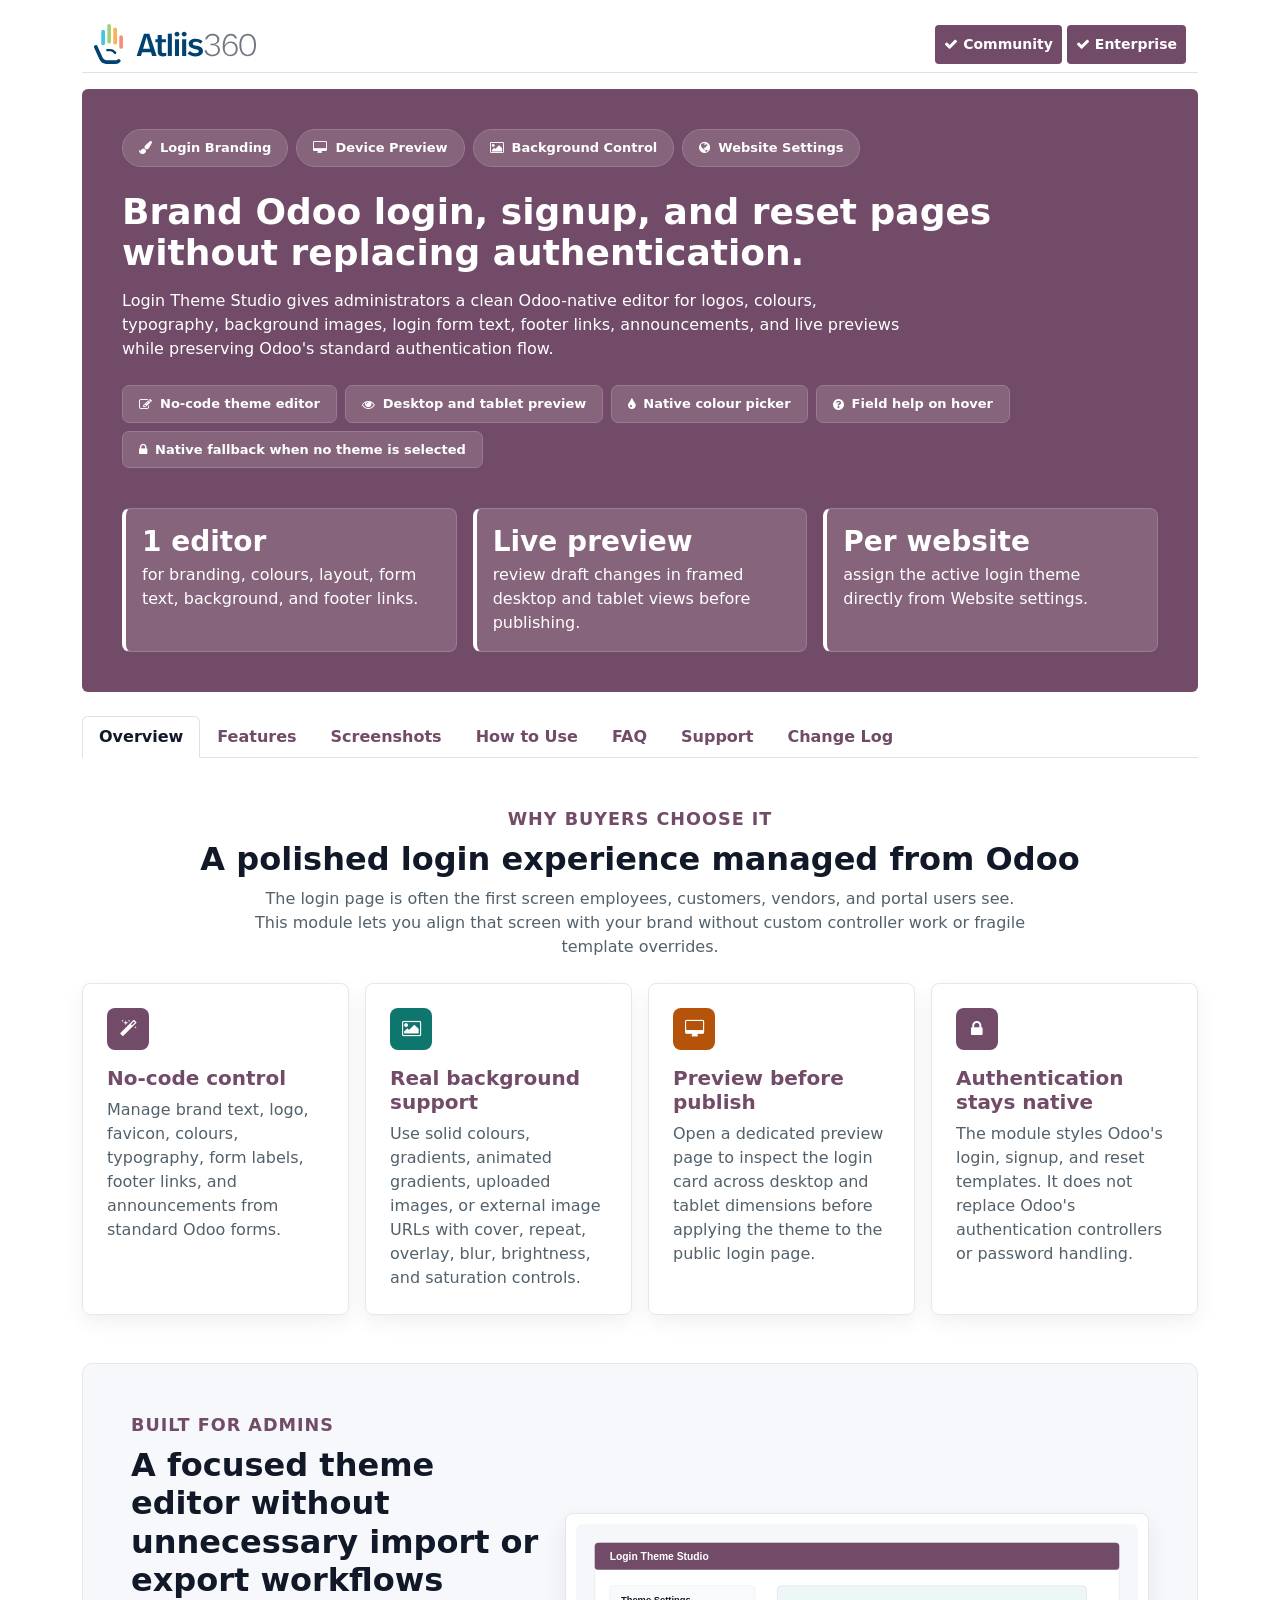
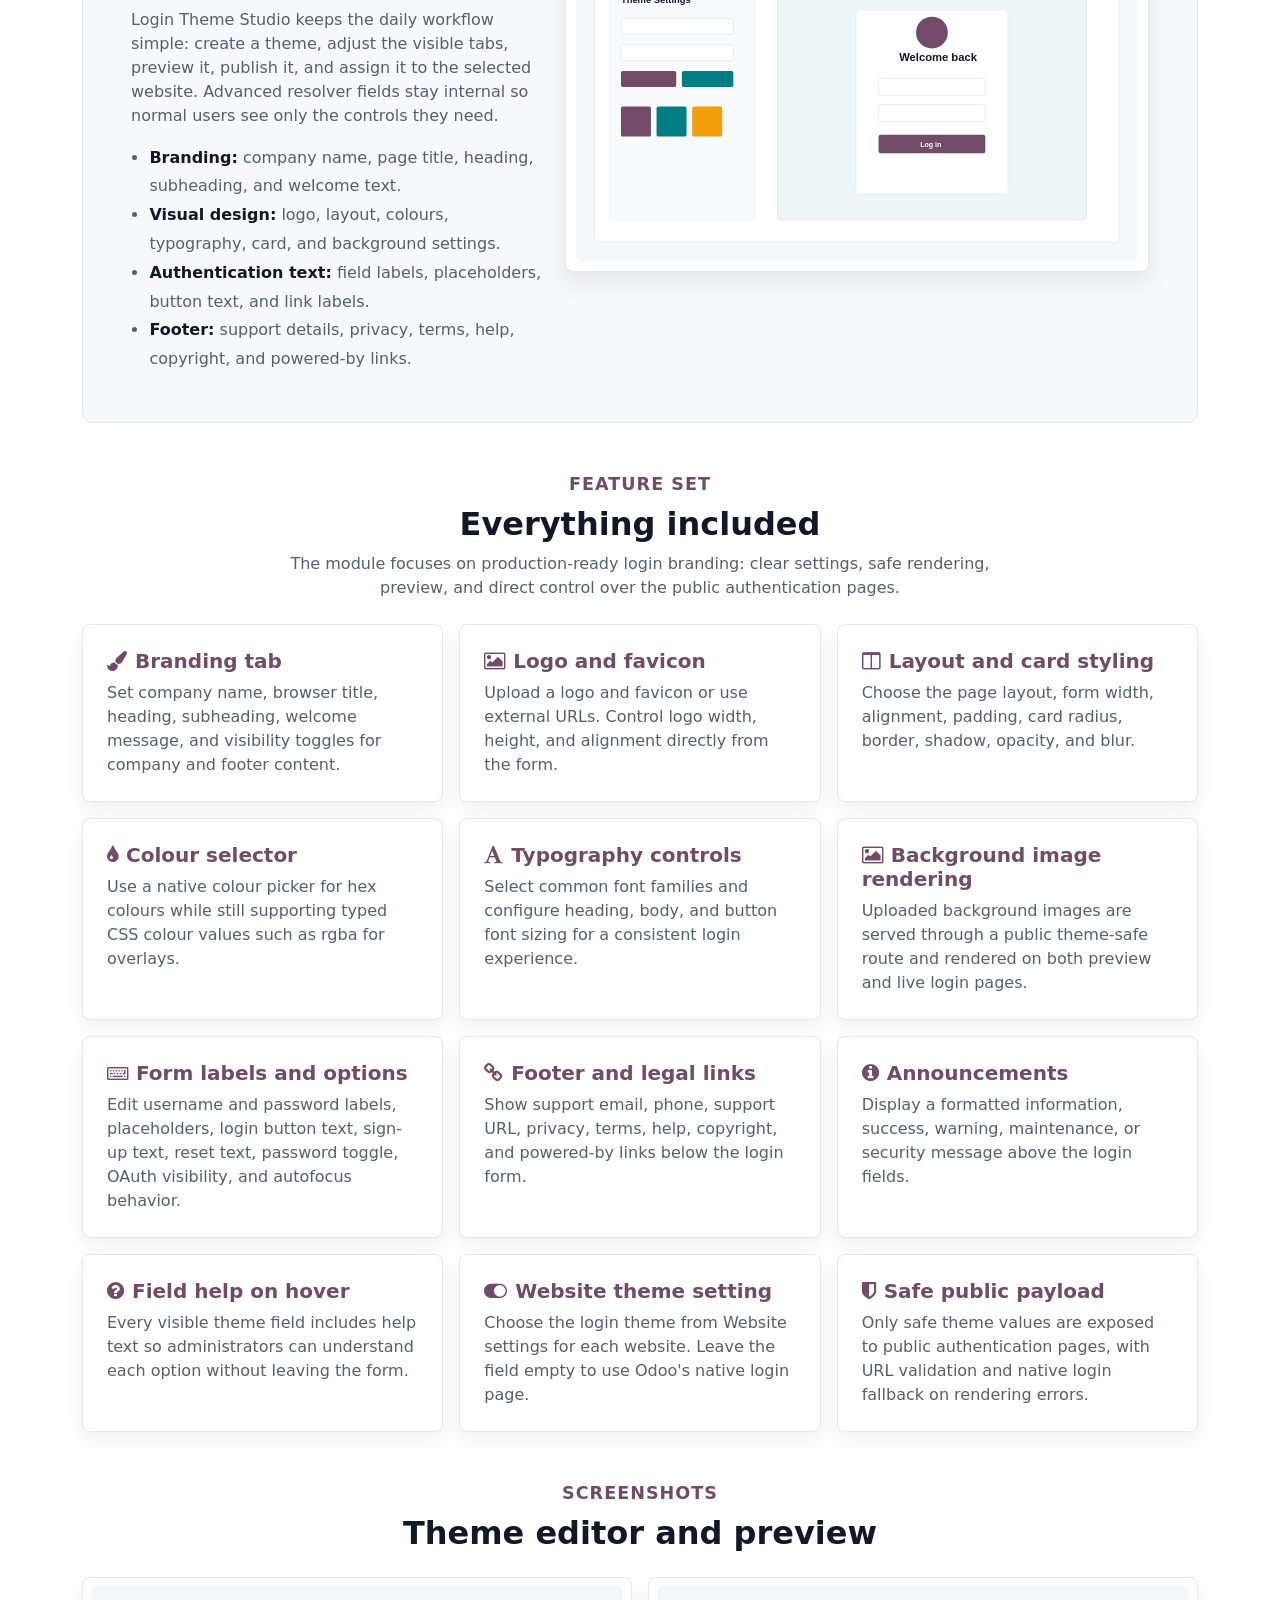
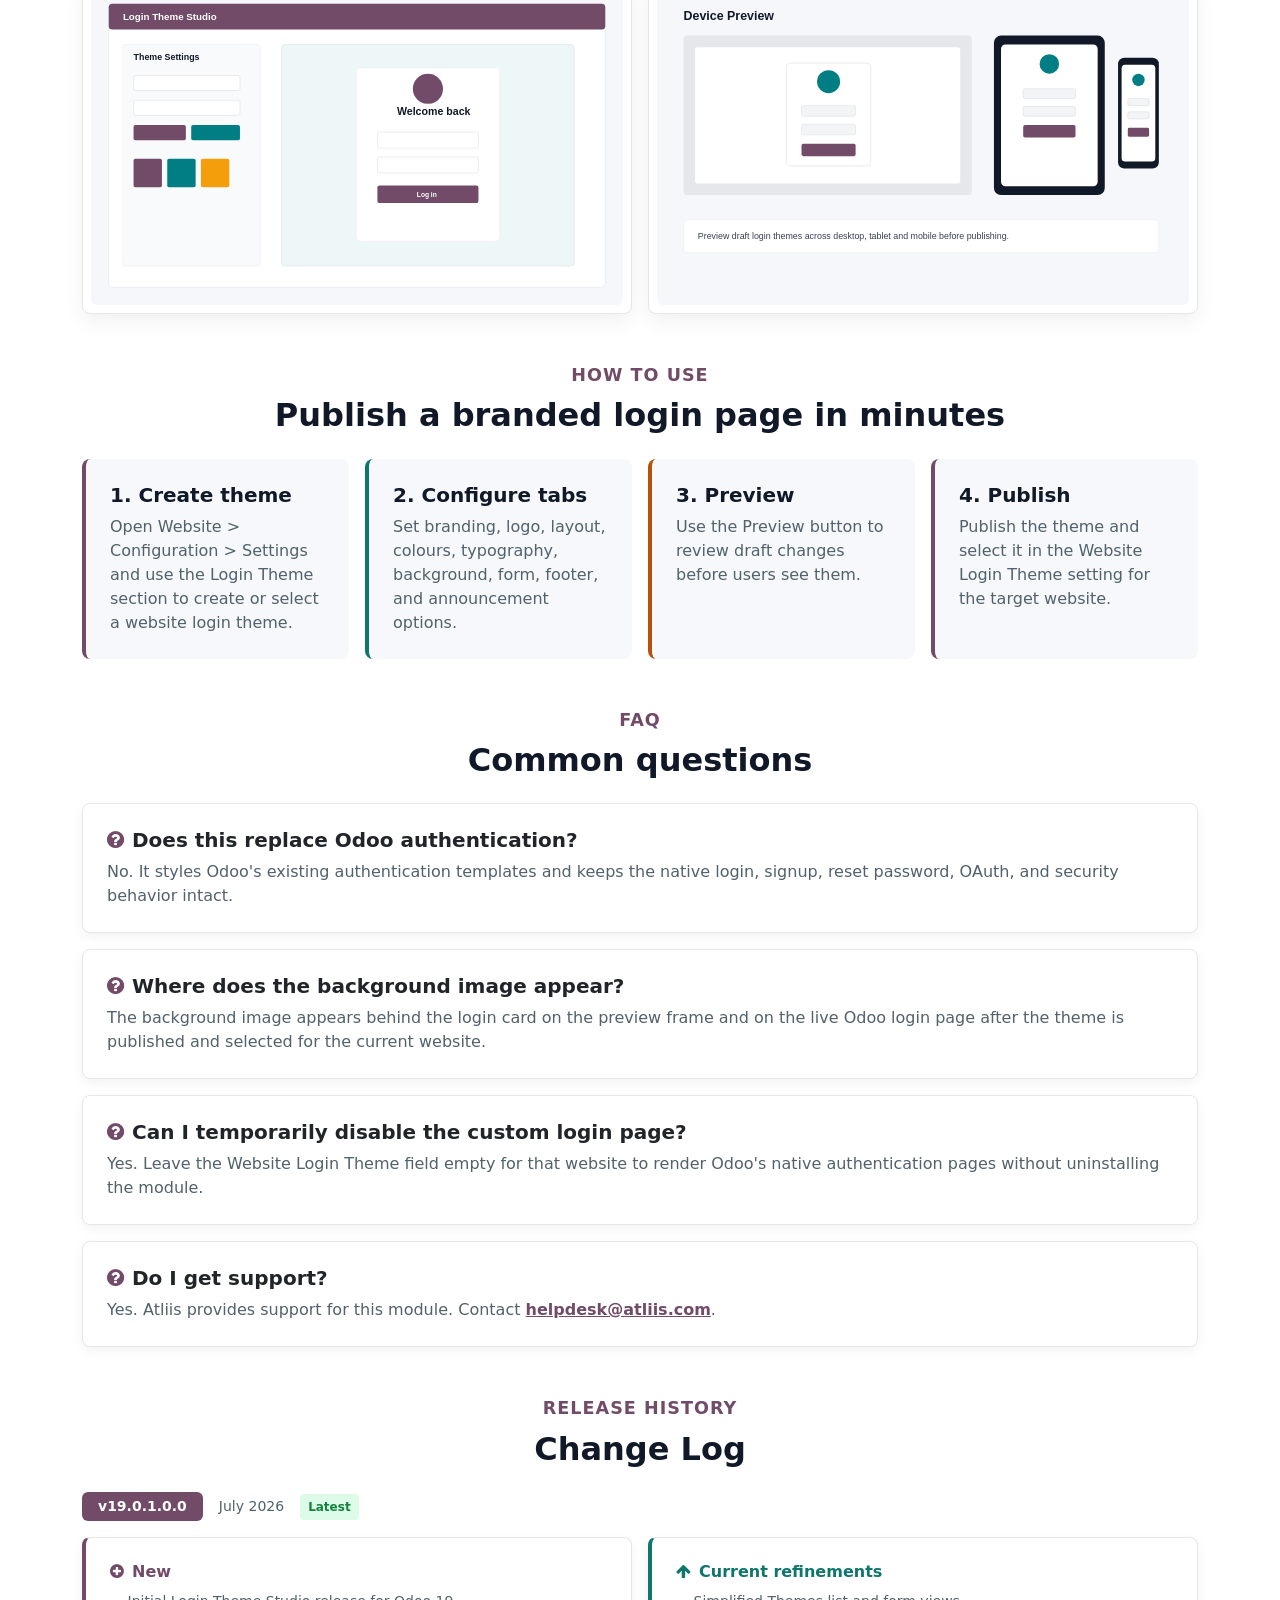
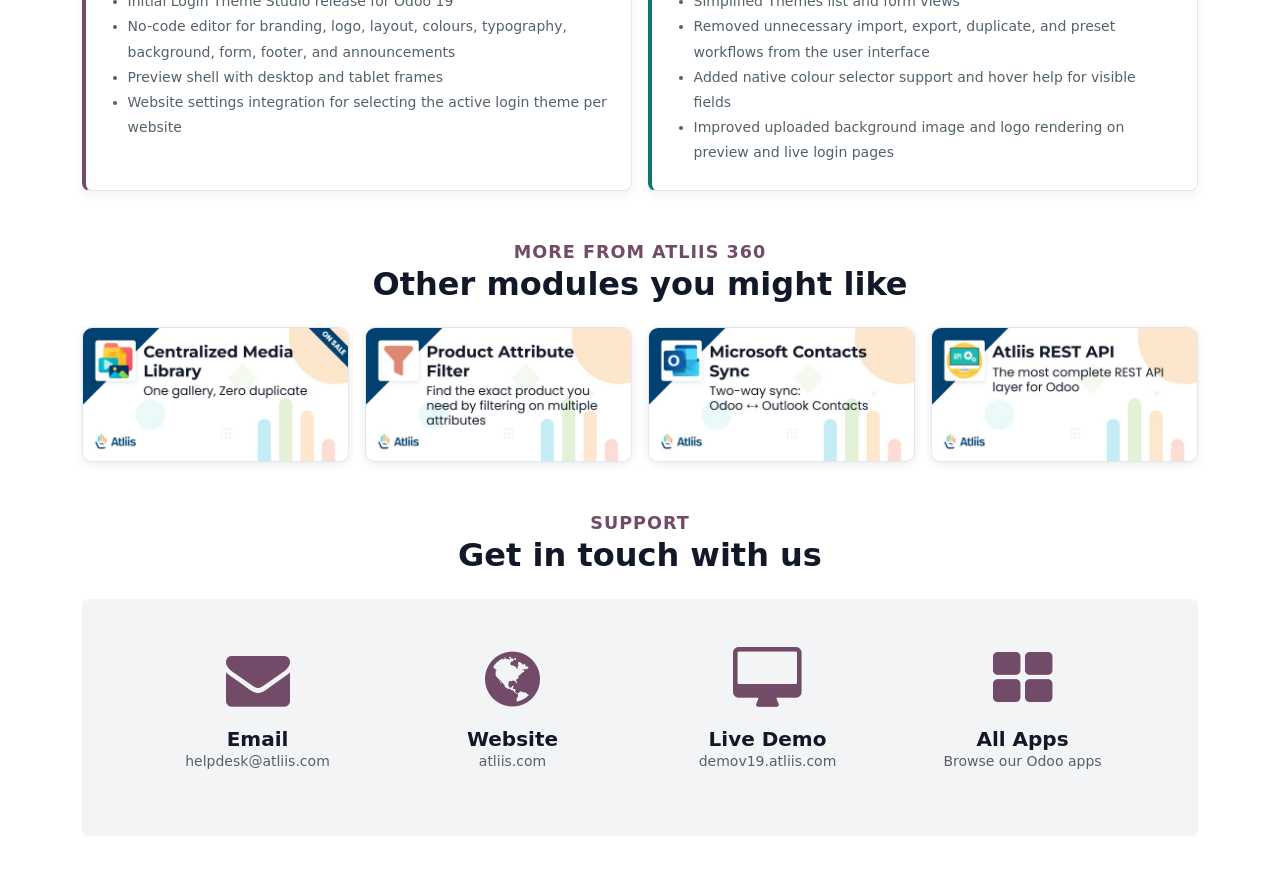
<file: addons/atliis_login_theme_studio/static/description/index.html>
<!doctype html>
<html>

<head>
  <meta charset="utf-8" />
  <meta name="viewport" content="width=device-width, initial-scale=1.0" />
  <title>Login Theme Studio for Odoo</title>
  <link href="https://cdn.jsdelivr.net/npm/bootstrap@5.0.2/dist/css/bootstrap.min.css" rel="stylesheet" />
  <link rel="stylesheet" href="https://cdnjs.cloudflare.com/ajax/libs/font-awesome/4.7.0/css/font-awesome.min.css" />
</head>

<body>
  <div id="loempia_tabs" class="container py-3">
    <div class="row justify-content-between align-items-center border-bottom py-2 mx-0">
      <div class="col-auto text-center mb-3 mb-lg-0">
        <img src="Atliis-360.svg" alt="Atliis logo" class="img-fluid" style="height: 40px;" />
      </div>
      <div class="col-auto mt-md-0 mt-4 mb-3 mb-lg-0">
        <span class="btn btn-sm mb-2 mb-lg-0 p-2"
          style="font-size: 14px; font-weight: 600; background-color: #714b67; color: #fff;">
          <i class="fa fa-check"></i> Community
        </span>
        <span class="btn btn-sm mb-2 mb-lg-0 p-2"
          style="font-size: 14px; font-weight: 600; background-color: #714b67; color: #fff;">
          <i class="fa fa-check"></i> Enterprise
        </span>
      </div>
    </div>

    <div class="text-light rounded mt-3" style="background-color: #714b67;">
      <div style="padding: 2.5rem;">
        <div class="d-flex flex-wrap gap-2 mb-4">
          <span class="d-inline-flex align-items-center gap-2 px-3 py-2 rounded-pill"
            style="background-color: #85647c; border: 1px solid #9a7b91; color: #ffffff; font-size: 13px; font-weight: 600;"><i
              class="fa fa-paint-brush"></i> Login Branding</span>
          <span class="d-inline-flex align-items-center gap-2 px-3 py-2 rounded-pill"
            style="background-color: #85647c; border: 1px solid #9a7b91; color: #ffffff; font-size: 13px; font-weight: 600;"><i
              class="fa fa-desktop"></i> Device Preview</span>
          <span class="d-inline-flex align-items-center gap-2 px-3 py-2 rounded-pill"
            style="background-color: #85647c; border: 1px solid #9a7b91; color: #ffffff; font-size: 13px; font-weight: 600;"><i
              class="fa fa-image"></i> Background Control</span>
          <span class="d-inline-flex align-items-center gap-2 px-3 py-2 rounded-pill"
            style="background-color: #85647c; border: 1px solid #9a7b91; color: #ffffff; font-size: 13px; font-weight: 600;"><i
              class="fa fa-globe"></i> Website Settings</span>
        </div>
        <h1 class="mb-3"
          style="max-width: 900px; font-size: 36px; line-height: 1.15; font-weight: 800; letter-spacing: 0; color: #ffffff;">
          Brand Odoo login, signup, and reset pages without replacing authentication.
        </h1>
        <p class="mb-4" style="max-width: 790px; color: #ffffff; font-size: 1rem;">
          Login Theme Studio gives administrators a clean Odoo-native editor for logos, colours, typography, background
          images, login form text, footer links, announcements, and live previews while preserving Odoo's standard
          authentication flow.
        </p>
        <div class="d-flex flex-wrap gap-2 mb-4">
          <span class="d-inline-flex align-items-center gap-2 px-3 py-2"
            style="border-radius: 7px; background-color: #85647c; border: 1px solid #9a7b91; color: #ffffff; font-size: 13px; font-weight: 600;"><i
              class="fa fa-edit"></i> No-code theme editor</span>
          <span class="d-inline-flex align-items-center gap-2 px-3 py-2"
            style="border-radius: 7px; background-color: #85647c; border: 1px solid #9a7b91; color: #ffffff; font-size: 13px; font-weight: 600;"><i
              class="fa fa-eye"></i> Desktop and tablet preview</span>
          <span class="d-inline-flex align-items-center gap-2 px-3 py-2"
            style="border-radius: 7px; background-color: #85647c; border: 1px solid #9a7b91; color: #ffffff; font-size: 13px; font-weight: 600;"><i
              class="fa fa-tint"></i> Native colour picker</span>
          <span class="d-inline-flex align-items-center gap-2 px-3 py-2"
            style="border-radius: 7px; background-color: #85647c; border: 1px solid #9a7b91; color: #ffffff; font-size: 13px; font-weight: 600;"><i
              class="fa fa-question-circle"></i> Field help on hover</span>
          <span class="d-inline-flex align-items-center gap-2 px-3 py-2"
            style="border-radius: 7px; background-color: #85647c; border: 1px solid #9a7b91; color: #ffffff; font-size: 13px; font-weight: 600;"><i
              class="fa fa-lock"></i> Native fallback when no theme is selected</span>
        </div>
        <div class="row g-3 mt-2">
          <div class="col-md-4">
            <div class="p-3 h-100"
              style="border-left: 4px solid #ffffff; background-color: #85647c; border-radius: 8px; border-top: 1px solid #9a7b91; border-right: 1px solid #9a7b91; border-bottom: 1px solid #9a7b91;">
              <h3 class="mb-1 fw-bold" style="color: #ffffff;">1 editor</h3>
              <p class="mb-0" style="color: #ffffff;">for branding, colours, layout, form text, background, and footer links.</p>
            </div>
          </div>
          <div class="col-md-4">
            <div class="p-3 h-100"
              style="border-left: 4px solid #ffffff; background-color: #85647c; border-radius: 8px; border-top: 1px solid #9a7b91; border-right: 1px solid #9a7b91; border-bottom: 1px solid #9a7b91;">
              <h3 class="mb-1 fw-bold" style="color: #ffffff;">Live preview</h3>
              <p class="mb-0" style="color: #ffffff;">review draft changes in framed desktop and tablet views before publishing.</p>
            </div>
          </div>
          <div class="col-md-4">
            <div class="p-3 h-100"
              style="border-left: 4px solid #ffffff; background-color: #85647c; border-radius: 8px; border-top: 1px solid #9a7b91; border-right: 1px solid #9a7b91; border-bottom: 1px solid #9a7b91;">
              <h3 class="mb-1 fw-bold" style="color: #ffffff;">Per website</h3>
              <p class="mb-0" style="color: #ffffff;">assign the active login theme directly from Website settings.</p>
            </div>
          </div>
        </div>
      </div>
    </div>

    <div class="row mt-4">
      <div class="col-12">
        <ul class="nav nav-tabs">
          <li class="nav-item"><a class="nav-link active" href="#overview"
              style="color: #111827; font-weight: 700;">Overview</a></li>
          <li class="nav-item"><a class="nav-link" href="#features"
              style="color: #714b67; font-weight: 700;">Features</a></li>
          <li class="nav-item"><a class="nav-link" href="#screenshots"
              style="color: #714b67; font-weight: 700;">Screenshots</a></li>
          <li class="nav-item"><a class="nav-link" href="#documentation"
              style="color: #714b67; font-weight: 700;">How to Use</a></li>
          <li class="nav-item"><a class="nav-link" href="#faq" style="color: #714b67; font-weight: 700;">FAQ</a></li>
          <li class="nav-item"><a class="nav-link" href="#support"
              style="color: #714b67; font-weight: 700;">Support</a></li>
          <li class="nav-item"><a class="nav-link" href="#changelog"
              style="color: #714b67; font-weight: 700;">Change Log</a></li>
        </ul>
      </div>
    </div>

    <section id="overview" class="py-5">
      <div class="text-center mb-4">
        <div style="color: #714b67; font-weight: 700; text-transform: uppercase; font-size: 1.1rem; letter-spacing: 1px;">
          Why buyers choose it
        </div>
        <h2 class="mt-2"
          style="color: #111827; font-size: 2rem; line-height: 1.2; font-weight: 800; letter-spacing: 0;">
          A polished login experience managed from Odoo
        </h2>
        <p class="mx-auto mb-0" style="max-width: 780px; color: #52616b;">
          The login page is often the first screen employees, customers, vendors, and portal users see. This module lets
          you align that screen with your brand without custom controller work or fragile template overrides.
        </p>
      </div>

      <div class="row g-3">
        <div class="col-md-6 col-lg-3">
          <div class="p-4 h-100"
            style="border: 1px solid #e5e7eb; border-radius: 8px; background: #ffffff; box-shadow: 0 8px 20px rgba(17,24,39,.06);">
            <span class="d-inline-flex align-items-center justify-content-center"
              style="width: 42px; height: 42px; border-radius: 8px; background: #714b67; color: #ffffff; font-size: 18px;"><i
                class="fa fa-magic"></i></span>
            <h5 class="fw-bold mt-3" style="color: #714b67;">No-code control</h5>
            <p class="mb-0" style="color: #52616b;">Manage brand text, logo, favicon, colours, typography, form labels,
              footer links, and announcements from standard Odoo forms.</p>
          </div>
        </div>
        <div class="col-md-6 col-lg-3">
          <div class="p-4 h-100"
            style="border: 1px solid #e5e7eb; border-radius: 8px; background: #ffffff; box-shadow: 0 8px 20px rgba(17,24,39,.06);">
            <span class="d-inline-flex align-items-center justify-content-center"
              style="width: 42px; height: 42px; border-radius: 8px; background: #0f766e; color: #ffffff; font-size: 18px;"><i
                class="fa fa-image"></i></span>
            <h5 class="fw-bold mt-3" style="color: #714b67;">Real background support</h5>
            <p class="mb-0" style="color: #52616b;">Use solid colours, gradients, animated gradients, uploaded images,
              or external image URLs with cover, repeat, overlay, blur, brightness, and saturation controls.</p>
          </div>
        </div>
        <div class="col-md-6 col-lg-3">
          <div class="p-4 h-100"
            style="border: 1px solid #e5e7eb; border-radius: 8px; background: #ffffff; box-shadow: 0 8px 20px rgba(17,24,39,.06);">
            <span class="d-inline-flex align-items-center justify-content-center"
              style="width: 42px; height: 42px; border-radius: 8px; background: #b45309; color: #ffffff; font-size: 18px;"><i
                class="fa fa-desktop"></i></span>
            <h5 class="fw-bold mt-3" style="color: #714b67;">Preview before publish</h5>
            <p class="mb-0" style="color: #52616b;">Open a dedicated preview page to inspect the login card across
              desktop and tablet dimensions before applying the theme to the public login page.</p>
          </div>
        </div>
        <div class="col-md-6 col-lg-3">
          <div class="p-4 h-100"
            style="border: 1px solid #e5e7eb; border-radius: 8px; background: #ffffff; box-shadow: 0 8px 20px rgba(17,24,39,.06);">
            <span class="d-inline-flex align-items-center justify-content-center"
              style="width: 42px; height: 42px; border-radius: 8px; background: #714b67; color: #ffffff; font-size: 18px;"><i
                class="fa fa-lock"></i></span>
            <h5 class="fw-bold mt-3" style="color: #714b67;">Authentication stays native</h5>
            <p class="mb-0" style="color: #52616b;">The module styles Odoo's login, signup, and reset templates. It does
              not replace Odoo's authentication controllers or password handling.</p>
          </div>
        </div>
      </div>
    </section>

    <section class="p-4 p-lg-5 mb-5" style="border: 1px solid #e5e7eb; border-radius: 10px; background: #f6f8fb;">
      <div class="row g-4 align-items-center">
        <div class="col-lg-5">
          <div style="color: #714b67; font-weight: 700; text-transform: uppercase; font-size: 1.1rem; letter-spacing: 1px;">
            Built for admins
          </div>
          <h2 class="mt-2"
            style="color: #111827; font-size: 2rem; line-height: 1.2; font-weight: 800; letter-spacing: 0;">
            A focused theme editor without unnecessary import or export workflows
          </h2>
          <p style="color: #52616b;">
            Login Theme Studio keeps the daily workflow simple: create a theme, adjust the visible tabs, preview it,
            publish it, and assign it to the selected website. Advanced resolver fields stay internal so normal users
            see only the controls they need.
          </p>
          <ul style="margin: 0; padding-left: 1.15rem; color: #52616b; line-height: 1.8;">
            <li><strong style="color: #111827;">Branding:</strong> company name, page title, heading, subheading, and welcome text.</li>
            <li><strong style="color: #111827;">Visual design:</strong> logo, layout, colours, typography, card, and background settings.</li>
            <li><strong style="color: #111827;">Authentication text:</strong> field labels, placeholders, button text, and link labels.</li>
            <li><strong style="color: #111827;">Footer:</strong> support details, privacy, terms, help, copyright, and powered-by links.</li>
          </ul>
        </div>
        <div class="col-lg-7">
          <div
            style="border: 1px solid #e5e7eb; border-radius: 8px; background: #ffffff; padding: 10px; box-shadow: 0 10px 24px rgba(17,24,39,.08);">
            <img src="screenshots/theme-editor.svg" alt="Login Theme Studio editor"
              style="width: 100%; height: auto; display: block; border-radius: 6px;" />
          </div>
        </div>
      </div>
    </section>

    <section id="features" class="mb-5">
      <div class="text-center mb-4">
        <div style="color: #714b67; font-weight: 700; text-transform: uppercase; font-size: 1.1rem; letter-spacing: 1px;">
          Feature set
        </div>
        <h2 class="mt-2"
          style="color: #111827; font-size: 2rem; line-height: 1.2; font-weight: 800; letter-spacing: 0;">
          Everything included
        </h2>
        <p class="mx-auto mb-0" style="max-width: 760px; color: #52616b;">
          The module focuses on production-ready login branding: clear settings, safe rendering, preview, and direct
          control over the public authentication pages.
        </p>
      </div>

      <div class="row g-3">
        <div class="col-md-6 col-lg-4">
          <div class="p-4 h-100"
            style="border: 1px solid #e5e7eb; border-radius: 8px; background: #ffffff; box-shadow: 0 8px 20px rgba(17,24,39,.06);">
            <h5 class="fw-bold" style="color: #714b67;"><i class="fa fa-paint-brush me-2"></i>Branding tab</h5>
            <p class="mb-0" style="color: #52616b;">Set company name, browser title, heading, subheading, welcome
              message, and visibility toggles for company and footer content.</p>
          </div>
        </div>
        <div class="col-md-6 col-lg-4">
          <div class="p-4 h-100"
            style="border: 1px solid #e5e7eb; border-radius: 8px; background: #ffffff; box-shadow: 0 8px 20px rgba(17,24,39,.06);">
            <h5 class="fw-bold" style="color: #714b67;"><i class="fa fa-picture-o me-2"></i>Logo and favicon</h5>
            <p class="mb-0" style="color: #52616b;">Upload a logo and favicon or use external URLs. Control logo width,
              height, and alignment directly from the form.</p>
          </div>
        </div>
        <div class="col-md-6 col-lg-4">
          <div class="p-4 h-100"
            style="border: 1px solid #e5e7eb; border-radius: 8px; background: #ffffff; box-shadow: 0 8px 20px rgba(17,24,39,.06);">
            <h5 class="fw-bold" style="color: #714b67;"><i class="fa fa-columns me-2"></i>Layout and card styling</h5>
            <p class="mb-0" style="color: #52616b;">Choose the page layout, form width, alignment, padding, card radius,
              border, shadow, opacity, and blur.</p>
          </div>
        </div>
        <div class="col-md-6 col-lg-4">
          <div class="p-4 h-100"
            style="border: 1px solid #e5e7eb; border-radius: 8px; background: #ffffff; box-shadow: 0 8px 20px rgba(17,24,39,.06);">
            <h5 class="fw-bold" style="color: #714b67;"><i class="fa fa-tint me-2"></i>Colour selector</h5>
            <p class="mb-0" style="color: #52616b;">Use a native colour picker for hex colours while still supporting
              typed CSS colour values such as rgba for overlays.</p>
          </div>
        </div>
        <div class="col-md-6 col-lg-4">
          <div class="p-4 h-100"
            style="border: 1px solid #e5e7eb; border-radius: 8px; background: #ffffff; box-shadow: 0 8px 20px rgba(17,24,39,.06);">
            <h5 class="fw-bold" style="color: #714b67;"><i class="fa fa-font me-2"></i>Typography controls</h5>
            <p class="mb-0" style="color: #52616b;">Select common font families and configure heading, body, and button
              font sizing for a consistent login experience.</p>
          </div>
        </div>
        <div class="col-md-6 col-lg-4">
          <div class="p-4 h-100"
            style="border: 1px solid #e5e7eb; border-radius: 8px; background: #ffffff; box-shadow: 0 8px 20px rgba(17,24,39,.06);">
            <h5 class="fw-bold" style="color: #714b67;"><i class="fa fa-image me-2"></i>Background image rendering</h5>
            <p class="mb-0" style="color: #52616b;">Uploaded background images are served through a public theme-safe
              route and rendered on both preview and live login pages.</p>
          </div>
        </div>
        <div class="col-md-6 col-lg-4">
          <div class="p-4 h-100"
            style="border: 1px solid #e5e7eb; border-radius: 8px; background: #ffffff; box-shadow: 0 8px 20px rgba(17,24,39,.06);">
            <h5 class="fw-bold" style="color: #714b67;"><i class="fa fa-keyboard-o me-2"></i>Form labels and options</h5>
            <p class="mb-0" style="color: #52616b;">Edit username and password labels, placeholders, login button text,
              sign-up text, reset text, password toggle, OAuth visibility, and autofocus behavior.</p>
          </div>
        </div>
        <div class="col-md-6 col-lg-4">
          <div class="p-4 h-100"
            style="border: 1px solid #e5e7eb; border-radius: 8px; background: #ffffff; box-shadow: 0 8px 20px rgba(17,24,39,.06);">
            <h5 class="fw-bold" style="color: #714b67;"><i class="fa fa-link me-2"></i>Footer and legal links</h5>
            <p class="mb-0" style="color: #52616b;">Show support email, phone, support URL, privacy, terms, help,
              copyright, and powered-by links below the login form.</p>
          </div>
        </div>
        <div class="col-md-6 col-lg-4">
          <div class="p-4 h-100"
            style="border: 1px solid #e5e7eb; border-radius: 8px; background: #ffffff; box-shadow: 0 8px 20px rgba(17,24,39,.06);">
            <h5 class="fw-bold" style="color: #714b67;"><i class="fa fa-info-circle me-2"></i>Announcements</h5>
            <p class="mb-0" style="color: #52616b;">Display a formatted information, success, warning, maintenance, or
              security message above the login fields.</p>
          </div>
        </div>
        <div class="col-md-6 col-lg-4">
          <div class="p-4 h-100"
            style="border: 1px solid #e5e7eb; border-radius: 8px; background: #ffffff; box-shadow: 0 8px 20px rgba(17,24,39,.06);">
            <h5 class="fw-bold" style="color: #714b67;"><i class="fa fa-question-circle me-2"></i>Field help on hover</h5>
            <p class="mb-0" style="color: #52616b;">Every visible theme field includes help text so administrators can
              understand each option without leaving the form.</p>
          </div>
        </div>
        <div class="col-md-6 col-lg-4">
          <div class="p-4 h-100"
            style="border: 1px solid #e5e7eb; border-radius: 8px; background: #ffffff; box-shadow: 0 8px 20px rgba(17,24,39,.06);">
            <h5 class="fw-bold" style="color: #714b67;"><i class="fa fa-toggle-on me-2"></i>Website theme setting</h5>
            <p class="mb-0" style="color: #52616b;">Choose the login theme from Website settings for each website. Leave
              the field empty to use Odoo's native login page.</p>
          </div>
        </div>
        <div class="col-md-6 col-lg-4">
          <div class="p-4 h-100"
            style="border: 1px solid #e5e7eb; border-radius: 8px; background: #ffffff; box-shadow: 0 8px 20px rgba(17,24,39,.06);">
            <h5 class="fw-bold" style="color: #714b67;"><i class="fa fa-shield me-2"></i>Safe public payload</h5>
            <p class="mb-0" style="color: #52616b;">Only safe theme values are exposed to public authentication pages,
              with URL validation and native login fallback on rendering errors.</p>
          </div>
        </div>
      </div>
    </section>

    <section id="screenshots" class="mb-5">
      <div class="text-center mb-4">
        <div style="color: #714b67; font-weight: 700; text-transform: uppercase; font-size: 1.1rem; letter-spacing: 1px;">
          Screenshots
        </div>
        <h2 class="mt-2"
          style="color: #111827; font-size: 2rem; line-height: 1.2; font-weight: 800; letter-spacing: 0;">
          Theme editor and preview
        </h2>
      </div>
      <div class="row g-3">
        <div class="col-lg-6">
          <div class="p-2 h-100"
            style="border: 1px solid #e5e7eb; border-radius: 8px; background: #ffffff; box-shadow: 0 8px 20px rgba(17,24,39,.06);">
            <img src="screenshots/theme-editor.svg" alt="Login Theme Studio theme editor"
              style="width: 100%; height: auto; display: block; border-radius: 6px;" />
          </div>
        </div>
        <div class="col-lg-6">
          <div class="p-2 h-100"
            style="border: 1px solid #e5e7eb; border-radius: 8px; background: #ffffff; box-shadow: 0 8px 20px rgba(17,24,39,.06);">
            <img src="screenshots/device-preview.svg" alt="Login Theme Studio device preview"
              style="width: 100%; height: auto; display: block; border-radius: 6px;" />
          </div>
        </div>
      </div>
    </section>

    <section id="documentation" class="mb-5">
      <div class="text-center mb-4">
        <div style="color: #714b67; font-weight: 700; text-transform: uppercase; font-size: 1.1rem; letter-spacing: 1px;">
          How to use
        </div>
        <h2 class="mt-2"
          style="color: #111827; font-size: 2rem; line-height: 1.2; font-weight: 800; letter-spacing: 0;">
          Publish a branded login page in minutes
        </h2>
      </div>
      <div class="row g-3">
        <div class="col-md-6 col-lg-3">
          <div class="p-4 h-100"
            style="border-left: 4px solid #714b67; border-radius: 8px; background: #f6f8fb;">
            <h5 class="fw-bold" style="color: #111827;">1. Create theme</h5>
            <p class="mb-0" style="color: #52616b;">Open Website &gt; Configuration &gt; Settings and use the Login Theme
              section to create or select a website login theme.</p>
          </div>
        </div>
        <div class="col-md-6 col-lg-3">
          <div class="p-4 h-100"
            style="border-left: 4px solid #0f766e; border-radius: 8px; background: #f6f8fb;">
            <h5 class="fw-bold" style="color: #111827;">2. Configure tabs</h5>
            <p class="mb-0" style="color: #52616b;">Set branding, logo, layout, colours, typography, background, form,
              footer, and announcement options.</p>
          </div>
        </div>
        <div class="col-md-6 col-lg-3">
          <div class="p-4 h-100"
            style="border-left: 4px solid #b45309; border-radius: 8px; background: #f6f8fb;">
            <h5 class="fw-bold" style="color: #111827;">3. Preview</h5>
            <p class="mb-0" style="color: #52616b;">Use the Preview button to review draft changes before users see them.</p>
          </div>
        </div>
        <div class="col-md-6 col-lg-3">
          <div class="p-4 h-100"
            style="border-left: 4px solid #714b67; border-radius: 8px; background: #f6f8fb;">
            <h5 class="fw-bold" style="color: #111827;">4. Publish</h5>
            <p class="mb-0" style="color: #52616b;">Publish the theme and select it in the Website Login Theme setting for
              the target website.</p>
          </div>
        </div>
      </div>
    </section>

    <section id="faq" class="mb-5">
      <div class="text-center mb-4">
        <div style="color: #714b67; font-weight: 700; text-transform: uppercase; font-size: 1.1rem; letter-spacing: 1px;">
          FAQ
        </div>
        <h2 class="mt-2"
          style="color: #111827; font-size: 2rem; line-height: 1.2; font-weight: 800; letter-spacing: 0;">
          Common questions
        </h2>
      </div>
      <div class="p-4 mb-3"
        style="border: 1px solid #e5e7eb; border-radius: 8px; background: #ffffff; box-shadow: 0 4px 12px rgba(17,24,39,.05);">
        <h5 class="fw-bold mb-2"><i class="fa fa-question-circle me-2" style="color: #714b67;"></i>Does this replace Odoo authentication?</h5>
        <p class="mb-0" style="color: #52616b;">No. It styles Odoo's existing authentication templates and keeps the
          native login, signup, reset password, OAuth, and security behavior intact.</p>
      </div>
      <div class="p-4 mb-3"
        style="border: 1px solid #e5e7eb; border-radius: 8px; background: #ffffff; box-shadow: 0 4px 12px rgba(17,24,39,.05);">
        <h5 class="fw-bold mb-2"><i class="fa fa-question-circle me-2" style="color: #714b67;"></i>Where does the background image appear?</h5>
        <p class="mb-0" style="color: #52616b;">The background image appears behind the login card on the preview frame
          and on the live Odoo login page after the theme is published and selected for the current website.</p>
      </div>
      <div class="p-4 mb-3"
        style="border: 1px solid #e5e7eb; border-radius: 8px; background: #ffffff; box-shadow: 0 4px 12px rgba(17,24,39,.05);">
        <h5 class="fw-bold mb-2"><i class="fa fa-question-circle me-2" style="color: #714b67;"></i>Can I temporarily disable the custom login page?</h5>
        <p class="mb-0" style="color: #52616b;">Yes. Leave the Website Login Theme field empty for that website to render
          Odoo's native authentication pages without uninstalling the module.</p>
      </div>
      <div class="p-4"
        style="border: 1px solid #e5e7eb; border-radius: 8px; background: #ffffff; box-shadow: 0 4px 12px rgba(17,24,39,.05);">
        <h5 class="fw-bold mb-2"><i class="fa fa-question-circle me-2" style="color: #714b67;"></i>Do I get support?</h5>
        <p class="mb-0" style="color: #52616b;">Yes. Atliis provides support for this module. Contact <a
            href="mailto:helpdesk@atliis.com" style="color: #714b67; font-weight: 700;">helpdesk@atliis.com</a>.</p>
      </div>
    </section>

    <section id="changelog" class="mb-5">
      <div class="text-center mb-4">
        <div style="color: #714b67; font-weight: 700; text-transform: uppercase; font-size: 1.1rem; letter-spacing: 1px;">
          Release history
        </div>
        <h2 class="mt-2"
          style="color: #111827; font-size: 2rem; line-height: 1.2; font-weight: 800; letter-spacing: 0;">Change Log</h2>
      </div>
      <div class="mb-4">
        <div class="d-flex align-items-center gap-3 mb-3">
          <span class="px-3 py-1 fw-bold"
            style="background: #714b67; color: #ffffff; border-radius: 6px; font-size: 14px; white-space: nowrap;">v19.0.1.0.0</span>
          <span style="color: #52616b; font-size: 14px;">July 2026</span>
          <span class="px-2 py-1 fw-bold"
            style="background: #dcfce7; color: #15803d; border-radius: 4px; font-size: 12px;">Latest</span>
        </div>
        <div class="row g-3">
          <div class="col-md-6">
            <div class="p-4 h-100"
              style="border: 1px solid #e5e7eb; border-radius: 8px; background: #ffffff; box-shadow: 0 4px 12px rgba(17,24,39,.05); border-left: 4px solid #714b67;">
              <h6 class="fw-bold mb-2" style="color: #714b67;"><i class="fa fa-plus-circle me-2"></i>New</h6>
              <ul class="mb-0" style="padding-left: 1.1rem; color: #52616b; line-height: 1.8; font-size: 14px;">
                <li>Initial Login Theme Studio release for Odoo 19</li>
                <li>No-code editor for branding, logo, layout, colours, typography, background, form, footer, and announcements</li>
                <li>Preview shell with desktop and tablet frames</li>
                <li>Website settings integration for selecting the active login theme per website</li>
              </ul>
            </div>
          </div>
          <div class="col-md-6">
            <div class="p-4 h-100"
              style="border: 1px solid #e5e7eb; border-radius: 8px; background: #ffffff; box-shadow: 0 4px 12px rgba(17,24,39,.05); border-left: 4px solid #0f766e;">
              <h6 class="fw-bold mb-2" style="color: #0f766e;"><i class="fa fa-arrow-up me-2"></i>Current refinements</h6>
              <ul class="mb-0" style="padding-left: 1.1rem; color: #52616b; line-height: 1.8; font-size: 14px;">
                <li>Simplified Themes list and form views</li>
                <li>Removed unnecessary import, export, duplicate, and preset workflows from the user interface</li>
                <li>Added native colour selector support and hover help for visible fields</li>
                <li>Improved uploaded background image and logo rendering on preview and live login pages</li>
              </ul>
            </div>
          </div>
        </div>
      </div>
    </section>

    <section class="mb-5">
      <div class="text-center mb-4">
        <div style="color: #714b67; font-weight: 700; text-transform: uppercase; font-size: 1.1rem; letter-spacing: 1px;">
          More from Atliis 360
        </div>
        <h2 style="font-weight: 800; color: #111827; letter-spacing: 0">
          Other modules you might like
        </h2>
      </div>
      <div class="row g-3">
        <div class="col-12 col-md-6 col-lg-3">
          <a href="https://apps.odoo.com/apps/modules/19.0/atliis_media_library" target="_blank"
            style="display: block; border: 1px solid #e5e7eb; border-radius: 10px; overflow: hidden; box-shadow: 0 2px 8px #e8eaed;">
            <img src="img/apps/atliis_media_library_banner.jpg" alt="Atliis Media Library"
              style="width: 100%; display: block;" />
          </a>
        </div>
        <div class="col-12 col-md-6 col-lg-3">
          <a href="https://apps.odoo.com/apps/modules/19.0/atliis_attribute_filter" target="_blank"
            style="display: block; border: 1px solid #e5e7eb; border-radius: 10px; overflow: hidden; box-shadow: 0 2px 8px #e8eaed;">
            <img src="img/apps/atliis_attribute_filter_banner.jpg" alt="Product Attribute Filter"
              style="width: 100%; display: block;" />
          </a>
        </div>
        <div class="col-12 col-md-6 col-lg-3">
          <a href="https://apps.odoo.com/apps/modules/19.0/atliis_odoo_microsoft_sync" target="_blank"
            style="display: block; border: 1px solid #e5e7eb; border-radius: 10px; overflow: hidden; box-shadow: 0 2px 8px #e8eaed;">
            <img src="img/apps/atliis_odoo_microsoft_sync_banner.jpg" alt="Microsoft 365 Contacts Sync"
              style="width: 100%; display: block;" />
          </a>
        </div>
        <div class="col-12 col-md-6 col-lg-3">
          <a href="https://apps.odoo.com/apps/modules/19.0/atliis_rest_api" target="_blank"
            style="display: block; border: 1px solid #e5e7eb; border-radius: 10px; overflow: hidden; box-shadow: 0 2px 8px #e8eaed;">
            <img src="img/apps/atliis_rest_api_banner.jpg" alt="REST API Toolkit"
              style="width: 100%; display: block;" />
          </a>
        </div>
        </div>
    </section>

    <section id="support" class="mb-4">
      <div class="text-center mb-4">
        <div style="color: #714b67; font-weight: 700; text-transform: uppercase; font-size: 1.1rem; letter-spacing: 1px;">
          Support
        </div>
        <h2 style="font-weight: 800; color: #111827; letter-spacing: 0">
          Get in touch with us
        </h2>
      </div>
      <div class="row g-0 rounded text-center pt-5 px-5" style="background-color: #f3f4f6; color: #111827">
        <div class="col-6 col-lg-3 pb-5">
          <a href="mailto:helpdesk@atliis.com" style="text-decoration: none; color: #111827">
            <i class="fa fa-envelope" style="font-size: 64px; color: #714b67"></i>
            <h5 class="mb-0 mt-3 fw-bold">Email</h5>
            <p style="font-size: 14px; color: #52616b">helpdesk@atliis.com</p>
          </a>
        </div>
        <div class="col-6 col-lg-3 pb-5">
          <a href="https://www.atliis.com" target="_blank" style="text-decoration: none; color: #111827">
            <i class="fa fa-globe" style="font-size: 64px; color: #714b67"></i>
            <h5 class="mb-0 mt-3 fw-bold">Website</h5>
            <p style="font-size: 14px; color: #52616b">atliis.com</p>
          </a>
        </div>
        <div class="col-6 col-lg-3 pb-5">
          <a href="https://demov19.atliis.com/web/login?utm_source=odoo_apps&utm_medium=live_preview&utm_campaign=atliis_login_theme_studio" target="_blank" style="text-decoration: none; color: #111827">
            <i class="fa fa-desktop" style="font-size: 64px; color: #714b67"></i>
            <h5 class="mb-0 mt-3 fw-bold">Live Demo</h5>
            <p style="font-size: 14px; color: #52616b">demov19.atliis.com</p>
          </a>
        </div>
        <div class="col-6 col-lg-3 pb-5">
          <a href="https://apps.odoo.com/apps/modules/browse?author=Atliis" target="_blank"
            style="text-decoration: none; color: #111827">
            <i class="fa fa-th-large" style="font-size: 64px; color: #714b67"></i>
            <h5 class="mb-0 mt-3 fw-bold">All Apps</h5>
            <p style="font-size: 14px; color: #52616b">Browse our Odoo apps</p>
          </a>
        </div>
      </div>
    </section>
  </div>
</body>

</html>
</file>
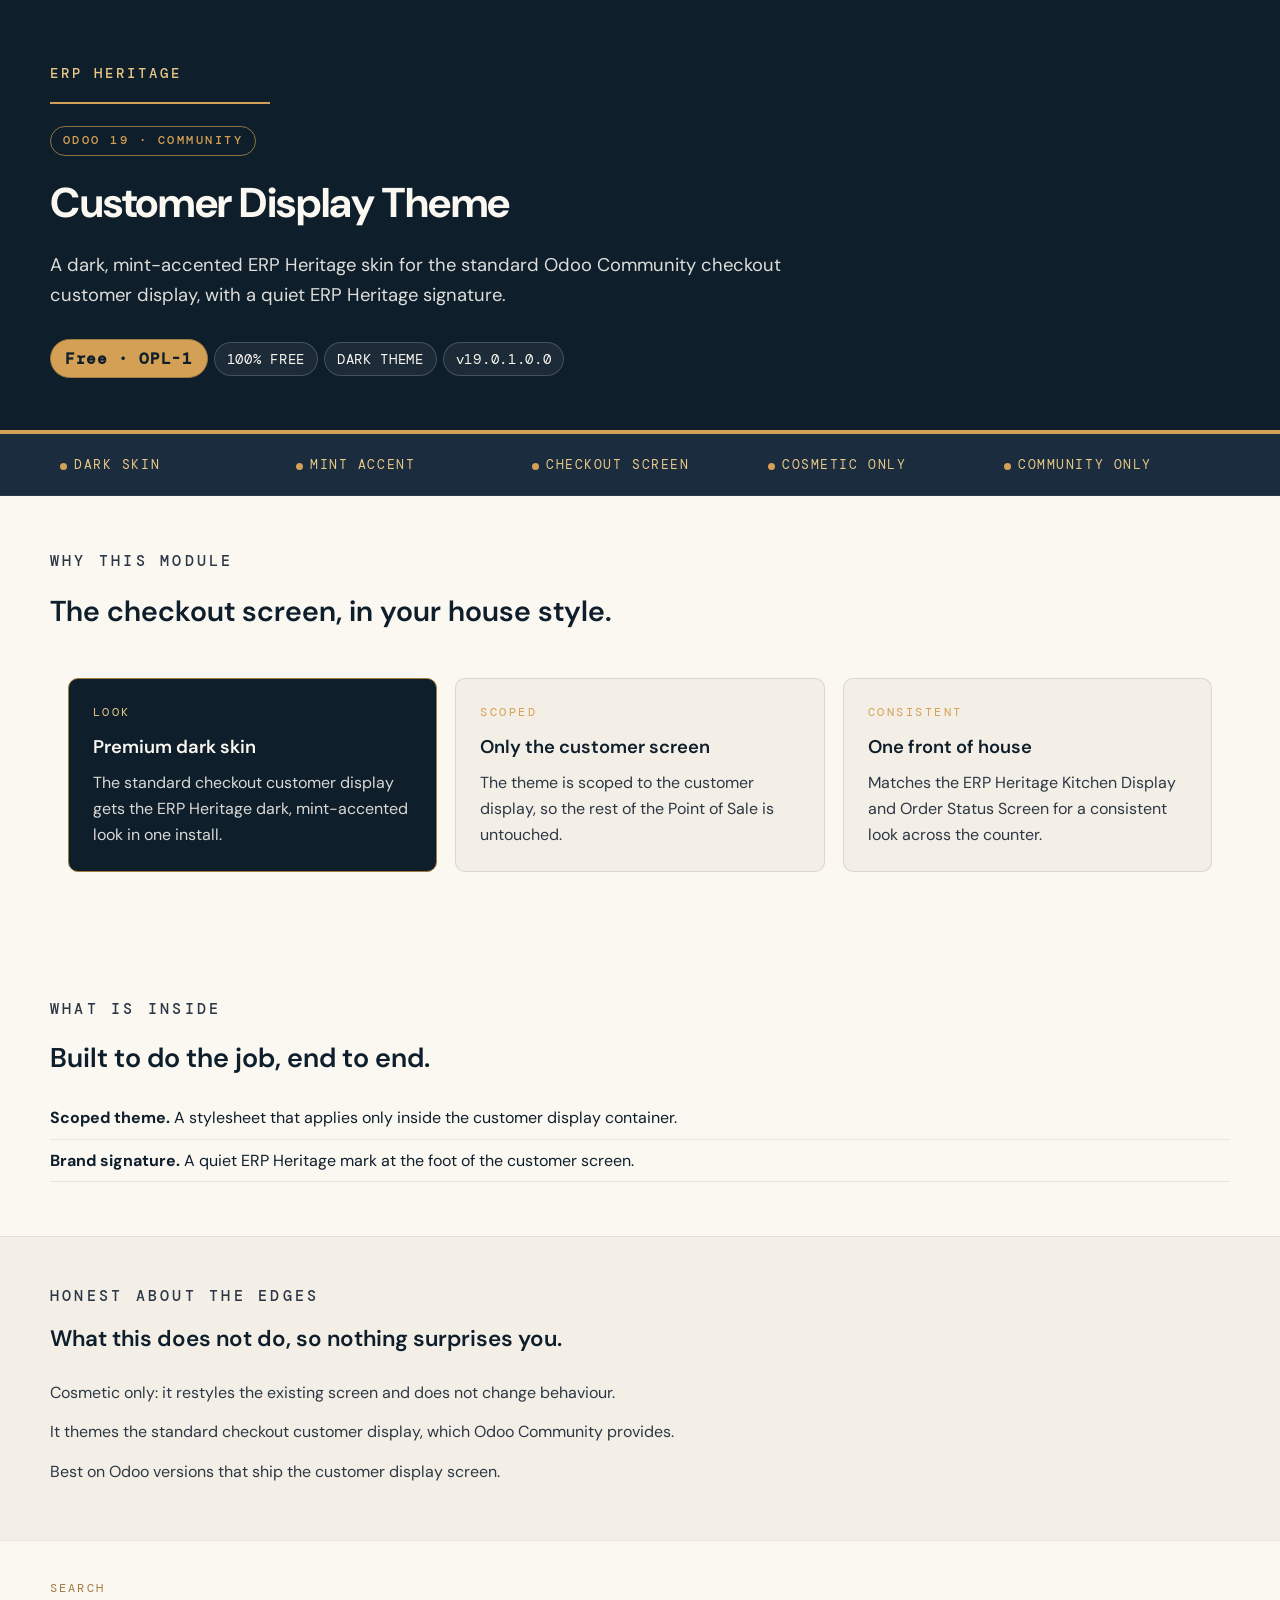
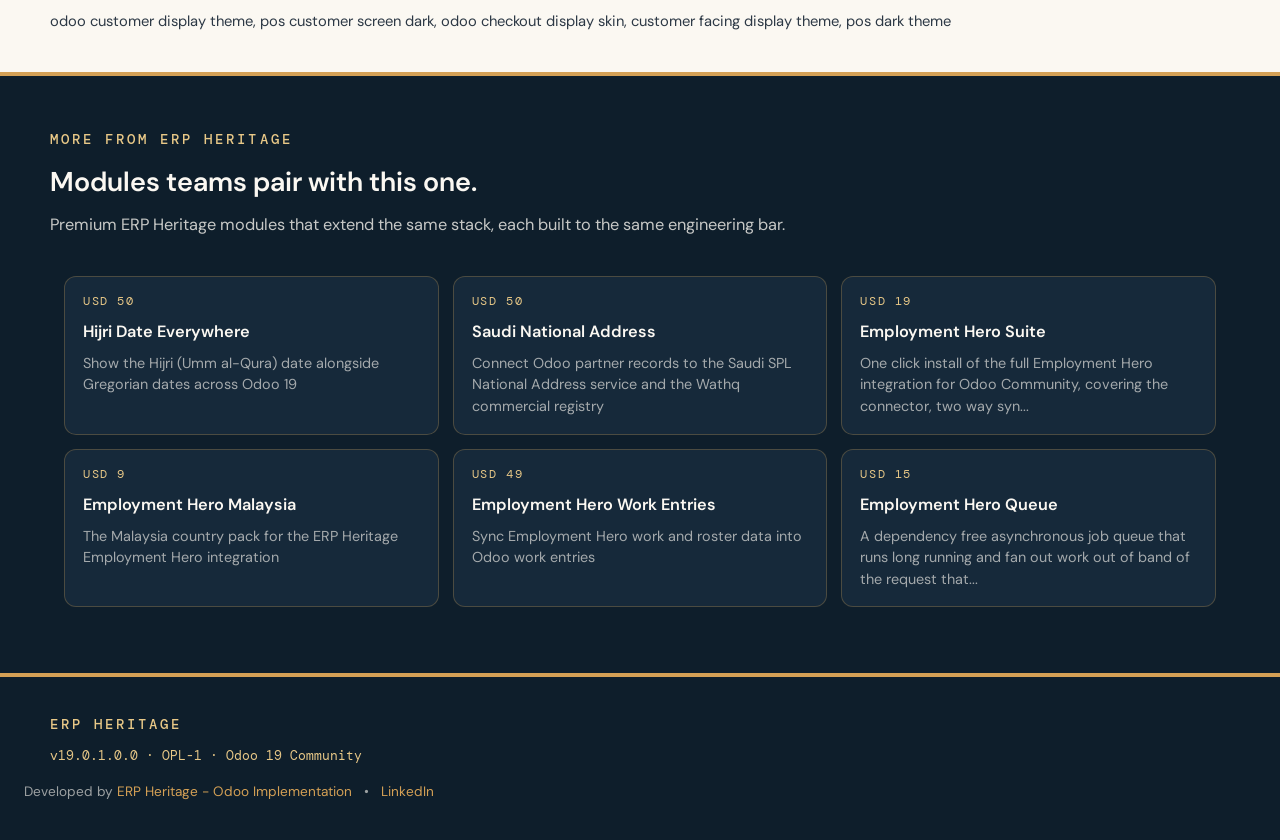
<file: addons/eh_pos_customer_display/static/description/index.html>
<!DOCTYPE html>
<html lang="en">
<head>
<meta charset="UTF-8">
<title>Customer Display Theme | ERP Heritage</title>
<meta name="viewport" content="width=device-width, initial-scale=1">
<meta name="description" content="Free dark ERP Heritage theme for the Odoo Community checkout customer display: a premium dark, mint-accented skin scoped to the customer screen, cosmetic only.">
<link rel="preconnect" href="https://fonts.googleapis.com">
<link rel="preconnect" href="https://fonts.gstatic.com" crossorigin>
<link href="https://fonts.googleapis.com/css2?family=DM+Sans:wght@400;500;600;700&family=DM+Mono:wght@400;500&display=swap" rel="stylesheet">
</head>
<body style="margin:0;padding:0;background-color:#FBF8F2;color:#0E1E2B;font-family:'DM Sans',-apple-system,BlinkMacSystemFont,'Segoe UI',Roboto,system-ui,sans-serif;font-size:16px;line-height:1.6;font-weight:400;">
<header style="background-color:#0E1E2B;color:#FBF8F2;padding:60px 24px 52px 24px;border-bottom:4px solid #D4A055;">
  <div style="max-width:1180px;margin:0 auto;">
    <div style="margin-bottom:16px;"><span style="font-size:0.86rem;font-weight:500;letter-spacing:0.22em;text-transform:uppercase;color:#E8C887;font-family:'DM Mono',ui-monospace,monospace;">ERP Heritage</span></div>
    <div style="width:220px;height:2px;background-color:#D4A055;margin:14px 0 18px 0;"></div>
    <span style="display:inline-block;font-family:'DM Mono',ui-monospace,monospace;font-size:0.78rem;font-weight:500;letter-spacing:0.2em;text-transform:uppercase;color:#D4A055;padding:4px 12px;border:1px solid rgba(212,160,85,0.65);border-radius:999px;margin:4px 6px 8px 0;">ODOO 19 · COMMUNITY</span>
    <h1 style="font-size:2.6rem;margin:6px 0 10px 0;font-weight:700;letter-spacing:-0.01em;color:#FBF8F2;">Customer Display Theme</h1>
    <p style="margin:14px 0 0 0;font-size:1.15rem;line-height:1.65;max-width:760px;color:rgba(251,248,242,0.88);">A dark, mint-accented ERP Heritage skin for the standard Odoo Community checkout customer display, with a quiet ERP Heritage signature.</p>
    <div style="margin-top:24px;"><span style="display:inline-block;background-color:#D4A055;border:1px solid #A07A3F;color:#0E1E2B;padding:6px 14px;border-radius:999px;font-size:1.0rem;letter-spacing:0.04em;font-family:'DM Mono',ui-monospace,monospace;margin:4px 6px 0 0;font-weight:600;">Free · OPL-1</span><span style="display:inline-block;background-color:rgba(255,255,255,0.06);border:1px solid rgba(255,255,255,0.18);color:#FBF8F2;padding:5px 12px;border-radius:999px;font-size:0.86rem;letter-spacing:0.05em;font-family:'DM Mono',ui-monospace,monospace;margin:4px 6px 0 0;">100% FREE</span><span style="display:inline-block;background-color:rgba(255,255,255,0.06);border:1px solid rgba(255,255,255,0.18);color:#FBF8F2;padding:5px 12px;border-radius:999px;font-size:0.86rem;letter-spacing:0.05em;font-family:'DM Mono',ui-monospace,monospace;margin:4px 6px 0 0;">DARK THEME</span><span style="display:inline-block;background-color:rgba(255,255,255,0.06);border:1px solid rgba(255,255,255,0.18);color:#FBF8F2;padding:5px 12px;border-radius:999px;font-size:0.86rem;letter-spacing:0.05em;font-family:'DM Mono',ui-monospace,monospace;margin:4px 6px 0 0;">v19.0.1.0.0</span></div>
  </div>
</header>
<section style="background-color:#1A2C3D;color:#FBF8F2;padding:20px 0;border-bottom:1px solid rgba(255,255,255,0.06);">
  <div style="max-width:1180px;margin:0 auto;padding:0 24px;display:table;width:100%;table-layout:fixed;"><div style="display:table-cell;font-family:'DM Mono',ui-monospace,monospace;font-size:0.82rem;letter-spacing:0.12em;text-transform:uppercase;color:#E8C887;padding:0 10px;vertical-align:middle;"><span style="display:inline-block;width:7px;height:7px;background-color:#D4A055;border-radius:50%;margin-right:7px;vertical-align:middle;"></span>DARK SKIN</div><div style="display:table-cell;font-family:'DM Mono',ui-monospace,monospace;font-size:0.82rem;letter-spacing:0.12em;text-transform:uppercase;color:#E8C887;padding:0 10px;vertical-align:middle;"><span style="display:inline-block;width:7px;height:7px;background-color:#D4A055;border-radius:50%;margin-right:7px;vertical-align:middle;"></span>MINT ACCENT</div><div style="display:table-cell;font-family:'DM Mono',ui-monospace,monospace;font-size:0.82rem;letter-spacing:0.12em;text-transform:uppercase;color:#E8C887;padding:0 10px;vertical-align:middle;"><span style="display:inline-block;width:7px;height:7px;background-color:#D4A055;border-radius:50%;margin-right:7px;vertical-align:middle;"></span>CHECKOUT SCREEN</div><div style="display:table-cell;font-family:'DM Mono',ui-monospace,monospace;font-size:0.82rem;letter-spacing:0.12em;text-transform:uppercase;color:#E8C887;padding:0 10px;vertical-align:middle;"><span style="display:inline-block;width:7px;height:7px;background-color:#D4A055;border-radius:50%;margin-right:7px;vertical-align:middle;"></span>COSMETIC ONLY</div><div style="display:table-cell;font-family:'DM Mono',ui-monospace,monospace;font-size:0.82rem;letter-spacing:0.12em;text-transform:uppercase;color:#E8C887;padding:0 10px;vertical-align:middle;"><span style="display:inline-block;width:7px;height:7px;background-color:#D4A055;border-radius:50%;margin-right:7px;vertical-align:middle;"></span>COMMUNITY ONLY</div></div>
</section>
<section style="padding:54px 0;background-color:#FBF8F2;">
  <div style="max-width:1180px;margin:0 auto;padding:0 24px;">
    <h2 style="font-size:0.92rem;text-transform:uppercase;letter-spacing:0.22em;color:#2C3845;margin:0 0 14px 0;font-weight:500;font-family:'DM Mono',ui-monospace,monospace;">Why this module</h2>
    <h3 style="font-size:1.8rem;margin:0 0 26px 0;font-weight:600;color:#0E1E2B;">The checkout screen, in your house style.</h3>
    <div style="display:table;width:100%;border-collapse:separate;border-spacing:18px;"><div style="display:table-row;"><div style="display:table-cell;width:33.33%;vertical-align:top;"><div style="background-color:#0E1E2B;color:#FBF8F2;border:1px solid #A07A3F;padding:24px;border-radius:10px;height:100%;box-sizing:border-box;"><div style="font-family:'DM Mono',ui-monospace,monospace;font-size:0.78rem;letter-spacing:0.2em;color:#E8C887;margin-bottom:10px;">LOOK</div><h3 style="font-size:1.15rem;font-weight:600;margin:0 0 8px 0;color:#FBF8F2;">Premium dark skin</h3><p style="font-size:1.0rem;color:rgba(251,248,242,0.86);line-height:1.6;margin:0;">The standard checkout customer display gets the ERP Heritage dark, mint-accented look in one install.</p></div></div><div style="display:table-cell;width:33.33%;vertical-align:top;"><div style="background-color:#F4EFE6;color:#0E1E2B;border:1px solid rgba(58,74,92,0.14);padding:24px;border-radius:10px;height:100%;box-sizing:border-box;"><div style="font-family:'DM Mono',ui-monospace,monospace;font-size:0.78rem;letter-spacing:0.2em;color:#D4A055;margin-bottom:10px;">SCOPED</div><h3 style="font-size:1.15rem;font-weight:600;margin:0 0 8px 0;color:#0E1E2B;">Only the customer screen</h3><p style="font-size:1.0rem;color:#2C3845;line-height:1.6;margin:0;">The theme is scoped to the customer display, so the rest of the Point of Sale is untouched.</p></div></div><div style="display:table-cell;width:33.33%;vertical-align:top;"><div style="background-color:#F4EFE6;color:#0E1E2B;border:1px solid rgba(58,74,92,0.14);padding:24px;border-radius:10px;height:100%;box-sizing:border-box;"><div style="font-family:'DM Mono',ui-monospace,monospace;font-size:0.78rem;letter-spacing:0.2em;color:#D4A055;margin-bottom:10px;">CONSISTENT</div><h3 style="font-size:1.15rem;font-weight:600;margin:0 0 8px 0;color:#0E1E2B;">One front of house</h3><p style="font-size:1.0rem;color:#2C3845;line-height:1.6;margin:0;">Matches the ERP Heritage Kitchen Display and Order Status Screen for a consistent look across the counter.</p></div></div></div></div>
  </div>
</section>
<section style="padding:54px 0;background-color:#FBF8F2;">
  <div style="max-width:1180px;margin:0 auto;padding:0 24px;">
    <h2 style="font-size:0.92rem;text-transform:uppercase;letter-spacing:0.22em;color:#2C3845;margin:0 0 14px 0;font-weight:500;font-family:'DM Mono',ui-monospace,monospace;">What is inside</h2>
    <h3 style="font-size:1.7rem;margin:0 0 18px 0;font-weight:600;color:#0E1E2B;">Built to do the job, end to end.</h3>
    <ul style="margin:0;padding:0;list-style:none;"><li style="padding:8px 0;border-bottom:1px solid rgba(58,74,92,0.10);"><strong>Scoped theme.</strong> A stylesheet that applies only inside the customer display container.</li><li style="padding:8px 0;border-bottom:1px solid rgba(58,74,92,0.10);"><strong>Brand signature.</strong> A quiet ERP Heritage mark at the foot of the customer screen.</li></ul>
  </div>
</section>
<section style="padding:48px 0;background-color:#F4EFE6;border-top:1px solid rgba(58,74,92,0.10);">
  <div style="max-width:1180px;margin:0 auto;padding:0 24px;">
    <h2 style="font-size:0.92rem;text-transform:uppercase;letter-spacing:0.22em;color:#2C3845;margin:0 0 12px 0;font-weight:500;font-family:'DM Mono',ui-monospace,monospace;">Honest about the edges</h2>
    <h3 style="font-size:1.4rem;margin:0 0 16px 0;font-weight:600;color:#0E1E2B;">What this does not do, so nothing surprises you.</h3>
    <ul style="margin:0;padding:0;list-style:none;max-width:920px;"><li style="padding:7px 0;color:#2C3845;font-size:1.0rem;line-height:1.6;">Cosmetic only: it restyles the existing screen and does not change behaviour.</li><li style="padding:7px 0;color:#2C3845;font-size:1.0rem;line-height:1.6;">It themes the standard checkout customer display, which Odoo Community provides.</li><li style="padding:7px 0;color:#2C3845;font-size:1.0rem;line-height:1.6;">Best on Odoo versions that ship the customer display screen.</li></ul>
  </div>
</section>
<section style="padding:38px 0;background-color:#FBF8F2;border-top:1px solid rgba(58,74,92,0.10);">
  <div style="max-width:1180px;margin:0 auto;padding:0 24px;">
    <div style="font-family:'DM Mono',ui-monospace,monospace;font-size:0.74rem;letter-spacing:0.18em;text-transform:uppercase;color:#A07A3F;margin-bottom:10px;">Search</div>
    <p style="font-size:0.92rem;color:#2C3845;line-height:1.8;margin:0;">odoo customer display theme, pos customer screen dark, odoo checkout display skin, customer facing display theme, pos dark theme</p>
  </div>
</section>
<!-- EH_CROSSSELL_START -->
<section style="padding:52px 0;background-color:#0E1E2B;color:#FBF8F2;border-top:4px solid #D4A055;">
  <div style="max-width:1180px;margin:0 auto;padding:0 24px;">
    <div style="font-family:'DM Mono',ui-monospace,monospace;font-size:0.86rem;font-weight:500;letter-spacing:0.22em;text-transform:uppercase;color:#E8C887;margin-bottom:10px;">More from ERP Heritage</div>
    <h3 style="font-size:1.7rem;margin:0 0 8px 0;font-weight:600;color:#FBF8F2;">Modules teams pair with this one.</h3>
    <p style="font-size:1.02rem;color:rgba(251,248,242,0.78);margin:0 0 24px 0;max-width:820px;">Premium ERP Heritage modules that extend the same stack, each built to the same engineering bar.</p>
    <div style="display:table;width:100%;border-collapse:separate;border-spacing:14px;"><div style="display:table-row;"><div style="display:table-cell;width:33%;vertical-align:top;padding:16px 18px;background-color:#16293A;border:1px solid rgba(212,160,85,0.28);border-radius:12px;"><div style="font-family:'DM Mono',ui-monospace,monospace;font-size:0.72rem;letter-spacing:0.14em;text-transform:uppercase;color:#E8C887;margin-bottom:8px;">USD 50</div><a href="https://apps.odoo.com/apps/modules/19.0/eh_hijri_date/" target="_blank" style="color:#FBF8F2;text-decoration:none;font-weight:600;font-size:1.02rem;line-height:1.4;">Hijri Date Everywhere</a><p style="margin:8px 0 0 0;font-size:0.9rem;line-height:1.5;color:rgba(251,248,242,0.82);"> <span style="color:rgba(251,248,242,0.62);font-weight:400;">Show the Hijri (Umm al-Qura) date alongside Gregorian dates across Odoo 19</span></p></div><div style="display:table-cell;width:33%;vertical-align:top;padding:16px 18px;background-color:#16293A;border:1px solid rgba(212,160,85,0.28);border-radius:12px;"><div style="font-family:'DM Mono',ui-monospace,monospace;font-size:0.72rem;letter-spacing:0.14em;text-transform:uppercase;color:#E8C887;margin-bottom:8px;">USD 50</div><a href="https://apps.odoo.com/apps/modules/19.0/eh_l10n_sa_address/" target="_blank" style="color:#FBF8F2;text-decoration:none;font-weight:600;font-size:1.02rem;line-height:1.4;">Saudi National Address</a><p style="margin:8px 0 0 0;font-size:0.9rem;line-height:1.5;color:rgba(251,248,242,0.82);"> <span style="color:rgba(251,248,242,0.62);font-weight:400;">Connect Odoo partner records to the Saudi SPL National Address service and the Wathq commercial registry</span></p></div><div style="display:table-cell;width:33%;vertical-align:top;padding:16px 18px;background-color:#16293A;border:1px solid rgba(212,160,85,0.28);border-radius:12px;"><div style="font-family:'DM Mono',ui-monospace,monospace;font-size:0.72rem;letter-spacing:0.14em;text-transform:uppercase;color:#E8C887;margin-bottom:8px;">USD 19</div><a href="https://apps.odoo.com/apps/modules/19.0/eh_hero/" target="_blank" style="color:#FBF8F2;text-decoration:none;font-weight:600;font-size:1.02rem;line-height:1.4;">Employment Hero Suite</a><p style="margin:8px 0 0 0;font-size:0.9rem;line-height:1.5;color:rgba(251,248,242,0.82);"> <span style="color:rgba(251,248,242,0.62);font-weight:400;">One click install of the full Employment Hero integration for Odoo Community, covering the connector, two way syn...</span></p></div></div><div style="display:table-row;"><div style="display:table-cell;width:33%;vertical-align:top;padding:16px 18px;background-color:#16293A;border:1px solid rgba(212,160,85,0.28);border-radius:12px;"><div style="font-family:'DM Mono',ui-monospace,monospace;font-size:0.72rem;letter-spacing:0.14em;text-transform:uppercase;color:#E8C887;margin-bottom:8px;">USD 9</div><a href="https://apps.odoo.com/apps/modules/19.0/eh_hero_country_my/" target="_blank" style="color:#FBF8F2;text-decoration:none;font-weight:600;font-size:1.02rem;line-height:1.4;">Employment Hero Malaysia</a><p style="margin:8px 0 0 0;font-size:0.9rem;line-height:1.5;color:rgba(251,248,242,0.82);"> <span style="color:rgba(251,248,242,0.62);font-weight:400;">The Malaysia country pack for the ERP Heritage Employment Hero integration</span></p></div><div style="display:table-cell;width:33%;vertical-align:top;padding:16px 18px;background-color:#16293A;border:1px solid rgba(212,160,85,0.28);border-radius:12px;"><div style="font-family:'DM Mono',ui-monospace,monospace;font-size:0.72rem;letter-spacing:0.14em;text-transform:uppercase;color:#E8C887;margin-bottom:8px;">USD 49</div><a href="https://apps.odoo.com/apps/modules/19.0/eh_hero_ent_payroll/" target="_blank" style="color:#FBF8F2;text-decoration:none;font-weight:600;font-size:1.02rem;line-height:1.4;">Employment Hero Work Entries</a><p style="margin:8px 0 0 0;font-size:0.9rem;line-height:1.5;color:rgba(251,248,242,0.82);"> <span style="color:rgba(251,248,242,0.62);font-weight:400;">Sync Employment Hero work and roster data into Odoo work entries</span></p></div><div style="display:table-cell;width:33%;vertical-align:top;padding:16px 18px;background-color:#16293A;border:1px solid rgba(212,160,85,0.28);border-radius:12px;"><div style="font-family:'DM Mono',ui-monospace,monospace;font-size:0.72rem;letter-spacing:0.14em;text-transform:uppercase;color:#E8C887;margin-bottom:8px;">USD 15</div><a href="https://apps.odoo.com/apps/modules/19.0/eh_hero_queue/" target="_blank" style="color:#FBF8F2;text-decoration:none;font-weight:600;font-size:1.02rem;line-height:1.4;">Employment Hero Queue</a><p style="margin:8px 0 0 0;font-size:0.9rem;line-height:1.5;color:rgba(251,248,242,0.82);"> <span style="color:rgba(251,248,242,0.62);font-weight:400;">A dependency free asynchronous job queue that runs long running and fan out work out of band of the request that...</span></p></div></div></div>
  </div>
</section>
<!-- EH_CROSSSELL_END -->
<footer style="background-color:#0E1E2B;color:#FBF8F2;padding:36px 24px;border-top:4px solid #D4A055;">
  <div style="max-width:1180px;margin:0 auto;">
    <div style="font-size:0.86rem;font-weight:500;letter-spacing:0.22em;text-transform:uppercase;color:#E8C887;font-family:'DM Mono',ui-monospace,monospace;margin-bottom:8px;">ERP Heritage</div>
    <p style="margin:10px 0 0 0;font-size:0.82rem;color:#E8C887;font-family:'DM Mono',ui-monospace,monospace;">v19.0.1.0.0 &middot; OPL-1 &middot; Odoo 19 Community</p>
  </div>
<!-- EH_SEO_START -->
    <p style="margin:12px 0 0 0;"><span style="font-size:0.85rem;color:rgba(251,248,242,0.6);">Developed by <a href="https://www.erpheritage.com.au/" target="_blank" style="color:#D4A055;text-decoration:none;">ERP Heritage - Odoo Implementation</a> <span style="margin:0 8px;">&bull;</span> <a href="https://www.linkedin.com/company/erpheritage/" target="_blank" style="color:#D4A055;text-decoration:none;">LinkedIn</a></span></p>
    <!-- EH_SEO_END -->
</footer>
</body>
</html>
</file>
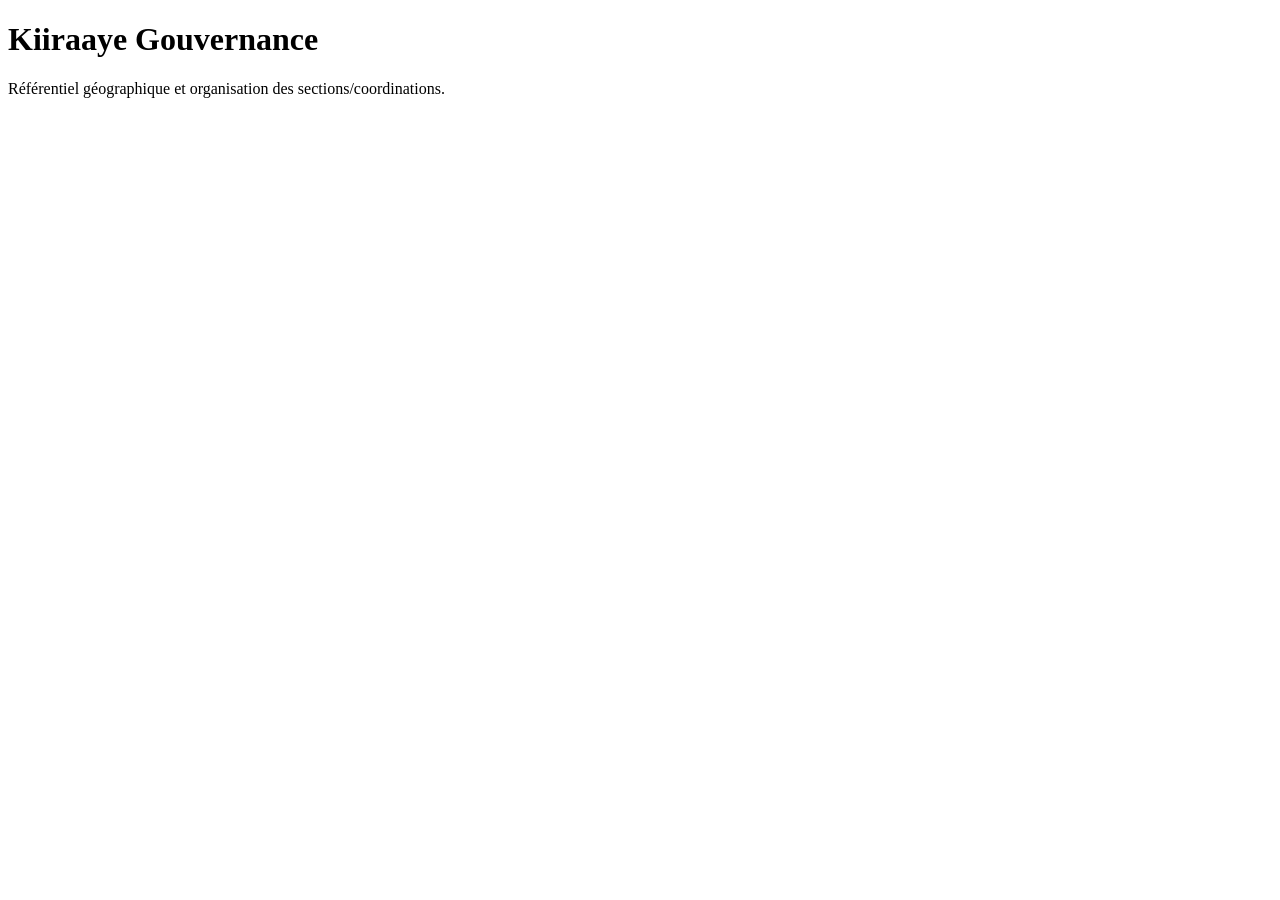
<file: addons/kiiraaye_governance/static/description/index.html>
<!doctype html>
<html><head><meta charset="utf-8"><title>Kiiraaye Gouvernance</title></head>
<body><h1>Kiiraaye Gouvernance</h1><p>Référentiel géographique et organisation des sections/coordinations.</p></body>
</html>
</file>
